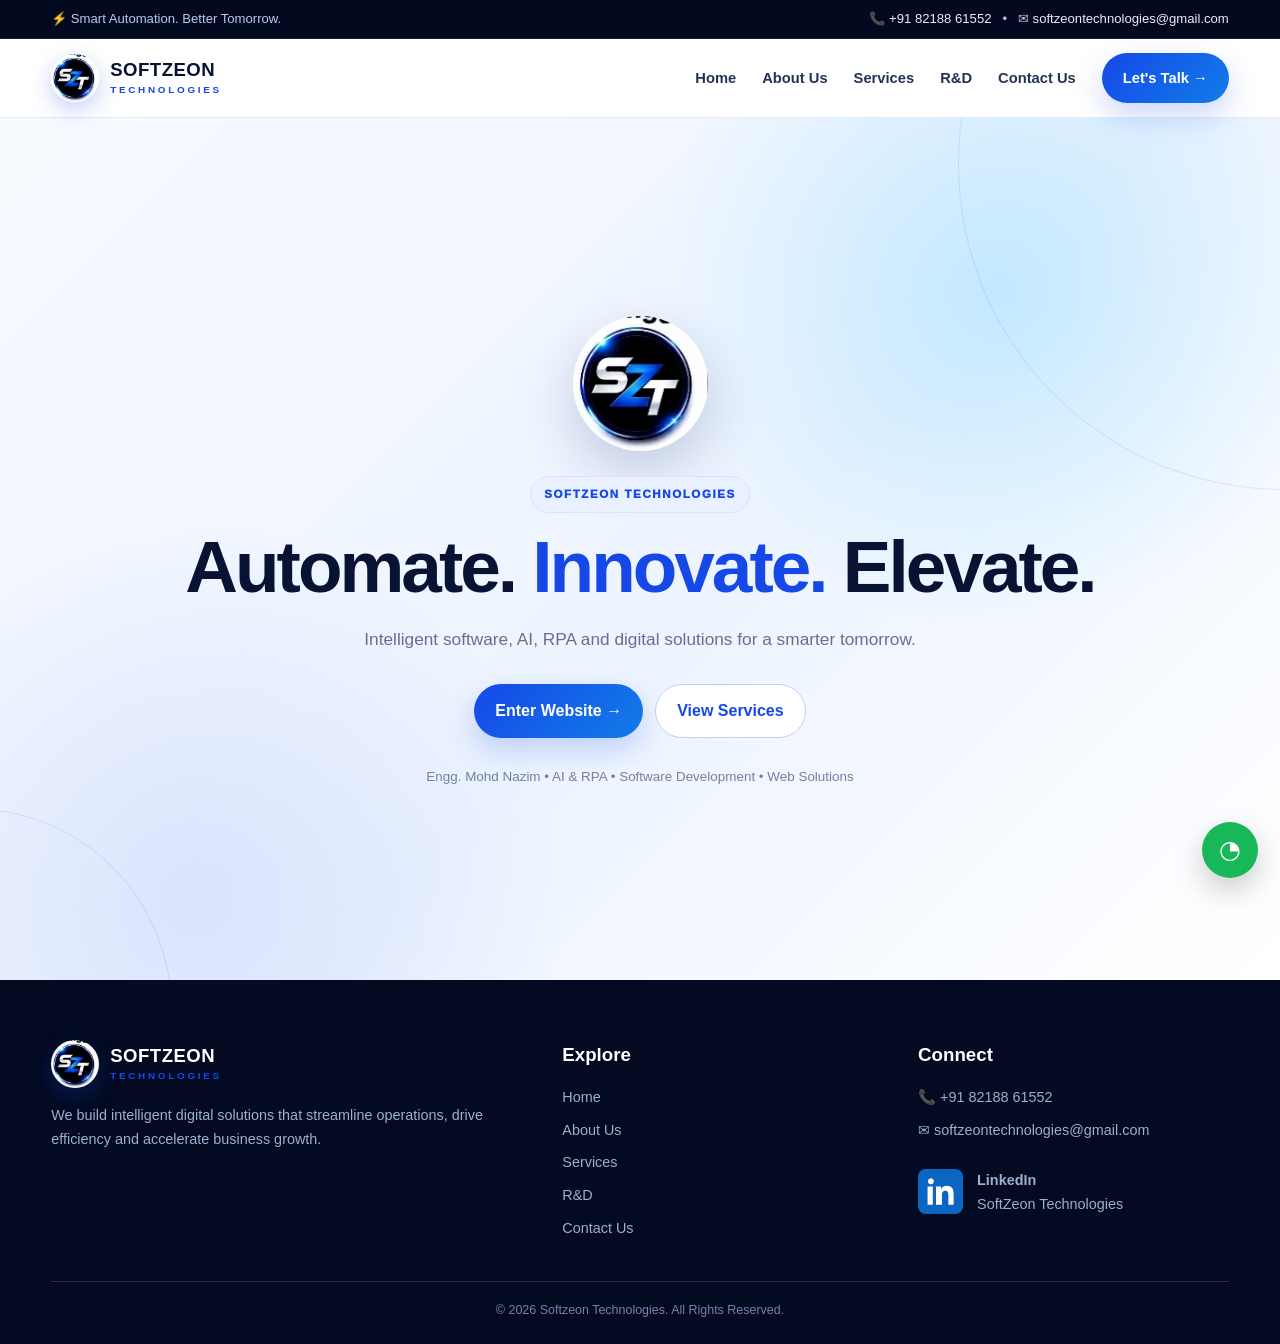
<file: index.html>
<!doctype html><html lang="en"><head>
<meta charset="utf-8"><meta name="viewport" content="width=device-width, initial-scale=1">
<meta name="description" content="Softzeon Technologies - AI, RPA, software development, web solutions, data analytics, IT consulting and cloud integration.">
<meta name="keywords" content="Softzeon Technologies, software development, AI, RPA, automation, web development, data analytics, IT consulting, cloud integration">
<meta name="author" content="Softzeon Technologies">
<meta name="theme-color" content="#050d2a">
<meta property="og:title" content="Welcome | Softzeon Technologies"><meta property="og:description" content="Smart Automation. Better Tomorrow.">
<link rel="icon" href="assets/favicon.png" type="image/png">
<title>Welcome | Softzeon Technologies</title><link rel="stylesheet" href="assets/style.css"></head><body>
<!----<div class="topbar"><div class="container">
  <span>⚡ Smart Automation. Better Tomorrow.</span>
  <span class="hide-mobile">📞 <a href="tel:+918218861552">+91 82188 61552</a> &nbsp; • &nbsp; ✉ <a href="mailto:softzeontechnologies@gmail.com">softzeontechnologies@gmail.com</a></span>
</div></div>----->

<div class="topbar">
    <div class="container" style="display:flex; align-items:center; gap:20px;">

        <span>⚡ Smart Automation. Better Tomorrow.</span>

        <div class="marquee" style="flex:1; overflow:hidden; white-space:nowrap; position:relative;">
            <h3 class="marquee-text"
                style="display:inline-block; margin:0; padding-left:100%; animation:marquee-left 10s linear infinite; color:blue">
                Welcome to SoftZeon Technologies
            </h3>
        </div>

        <span class="hide-mobile">
            📞 <a href="tel:+918218861552">+91 82188 61552</a>
            &nbsp; • &nbsp;
            ✉ <a href="mailto:softzeontechnologies@gmail.com">softzeontechnologies@gmail.com</a>
        </span>

    </div>
</div>

<style>
@keyframes marquee-left {
    0% {
        transform: translateX(0);
    }
    100% {
        transform: translateX(-100%);
    }
}
</style>
	

<header><div class="container nav">
  <a class="brand" href="home.html"><img src="assets/szt-logo.jpg" alt="Softzeon Technologies logo"><div class="brand-text"><strong>SOFTZEON</strong><span>TECHNOLOGIES</span></div></a>
  <button class="menu" aria-label="Open navigation">☰</button>
  <nav class="nav-links">
    <a href="home.html">Home</a><a href="about.html">About Us</a><a href="services.html">Services</a><a href="rnd.html">R&amp;D</a><a href="contact.html">Contact Us</a><a class="btn" href="contact.html">Let's Talk →</a>
  </nav>
</div></header>

<main><section class="hero" style="min-height:calc(100vh - 38px);display:flex;align-items:center"><div class="container" style="text-align:center;max-width:920px">
<div class="reveal" style="display:flex;justify-content:center;margin-bottom:25px"><img src="assets/szt-logo.jpg" alt="Softzeon Technologies SZT logo" style="width:135px;height:135px;border-radius:50%;box-shadow:0 20px 55px rgba(6,29,93,.2)"></div>
<span class="eyebrow reveal">SOFTZEON TECHNOLOGIES</span><h1 class="reveal">Automate. <span>Innovate.</span> Elevate.</h1><p class="reveal" style="margin:0 auto 30px">Intelligent software, AI, RPA and digital solutions for a smarter tomorrow.</p>
<div class="hero-actions reveal" style="justify-content:center"><a class="btn" href="home.html">Enter Website →</a><a class="btn outline" href="services.html">View Services</a></div>
<p class="reveal" style="margin:28px auto 0;font-size:.84rem;color:#71809d">Engg. Mohd Nazim • AI &amp; RPA • Software Development • Web Solutions</p>
</div></section></main>

<footer><div class="container"><div class="footer-grid">
  <div><div class="brand" style="color:#fff;margin-bottom:16px"><img src="assets/szt-logo.jpg" alt="SZT logo"><div class="brand-text"><strong>SOFTZEON</strong><span>TECHNOLOGIES</span></div></div><p>We build intelligent digital solutions that streamline operations, drive efficiency and accelerate business growth.</p></div>
  <div><h3>Explore</h3><ul><li><a href="home.html">Home</a></li><li><a href="about.html">About Us</a></li><li><a href="services.html">Services</a></li><li><a href="rnd.html">R&amp;D</a></li><li><a href="contact.html">Contact Us</a></li></ul></div>
  <div><h3>Connect</h3><ul><li>📞 <a href="tel:+918218861552">+91 82188 61552</a></li><li>✉ <a href="mailto:softzeontechnologies@gmail.com">softzeontechnologies@gmail.com</a></li>
<!---
<li>🌐 <a href="#" rel="noopener">www.softzeontechnologies.com</a></li>
<li>in <a href="https://www.linkedin.com/company/softzeon-technologies/" target="_blank" rel="noopener">LinkedIn</a></li>--->

<li>
<div class="contact-item">

    <div class="icon linkedin-icon">
        <svg viewBox="0 0 24 24" aria-hidden="true">
            <rect width="24" height="24" rx="4" fill="#0A66C2"/>
            <path fill="#fff" d="M6.5 8.1A1.6 1.6 0 1 0 6.5 5a1.6 1.6 0 0 0 0 3.1ZM5.1 9.3h2.8V19H5.1V9.3Zm4.5 0h2.7v1.3h.1c.4-.8 1.4-1.7 2.9-1.7 3.1 0 3.7 2 3.7 4.7V19h-2.8v-4.8c0-1.1 0-2.6-1.6-2.6s-1.8 1.2-1.8 2.5V19H9.6V9.3Z"/>
        </svg>
    </div>

    <div>
        <strong>LinkedIn</strong>
        <br>
        <a
            href="https://www.linkedin.com/company/softzeon-technologies/"
            target="_blank"
            rel="noopener noreferrer">
            SoftZeon Technologies
        </a>
    </div>
</div>
</li>

</ul></div>
</div><div class="copyright">© <span data-year></span> Softzeon Technologies. All Rights Reserved.</div></div></footer>
<a class="backtop" aria-label="Back to top">↑</a><a class="whatsapp" href="https://wa.me/918218861552" target="_blank" rel="noopener" aria-label="Chat on WhatsApp">◔</a>
<script src="assets/script.js"></script>
</body></html>
</file>
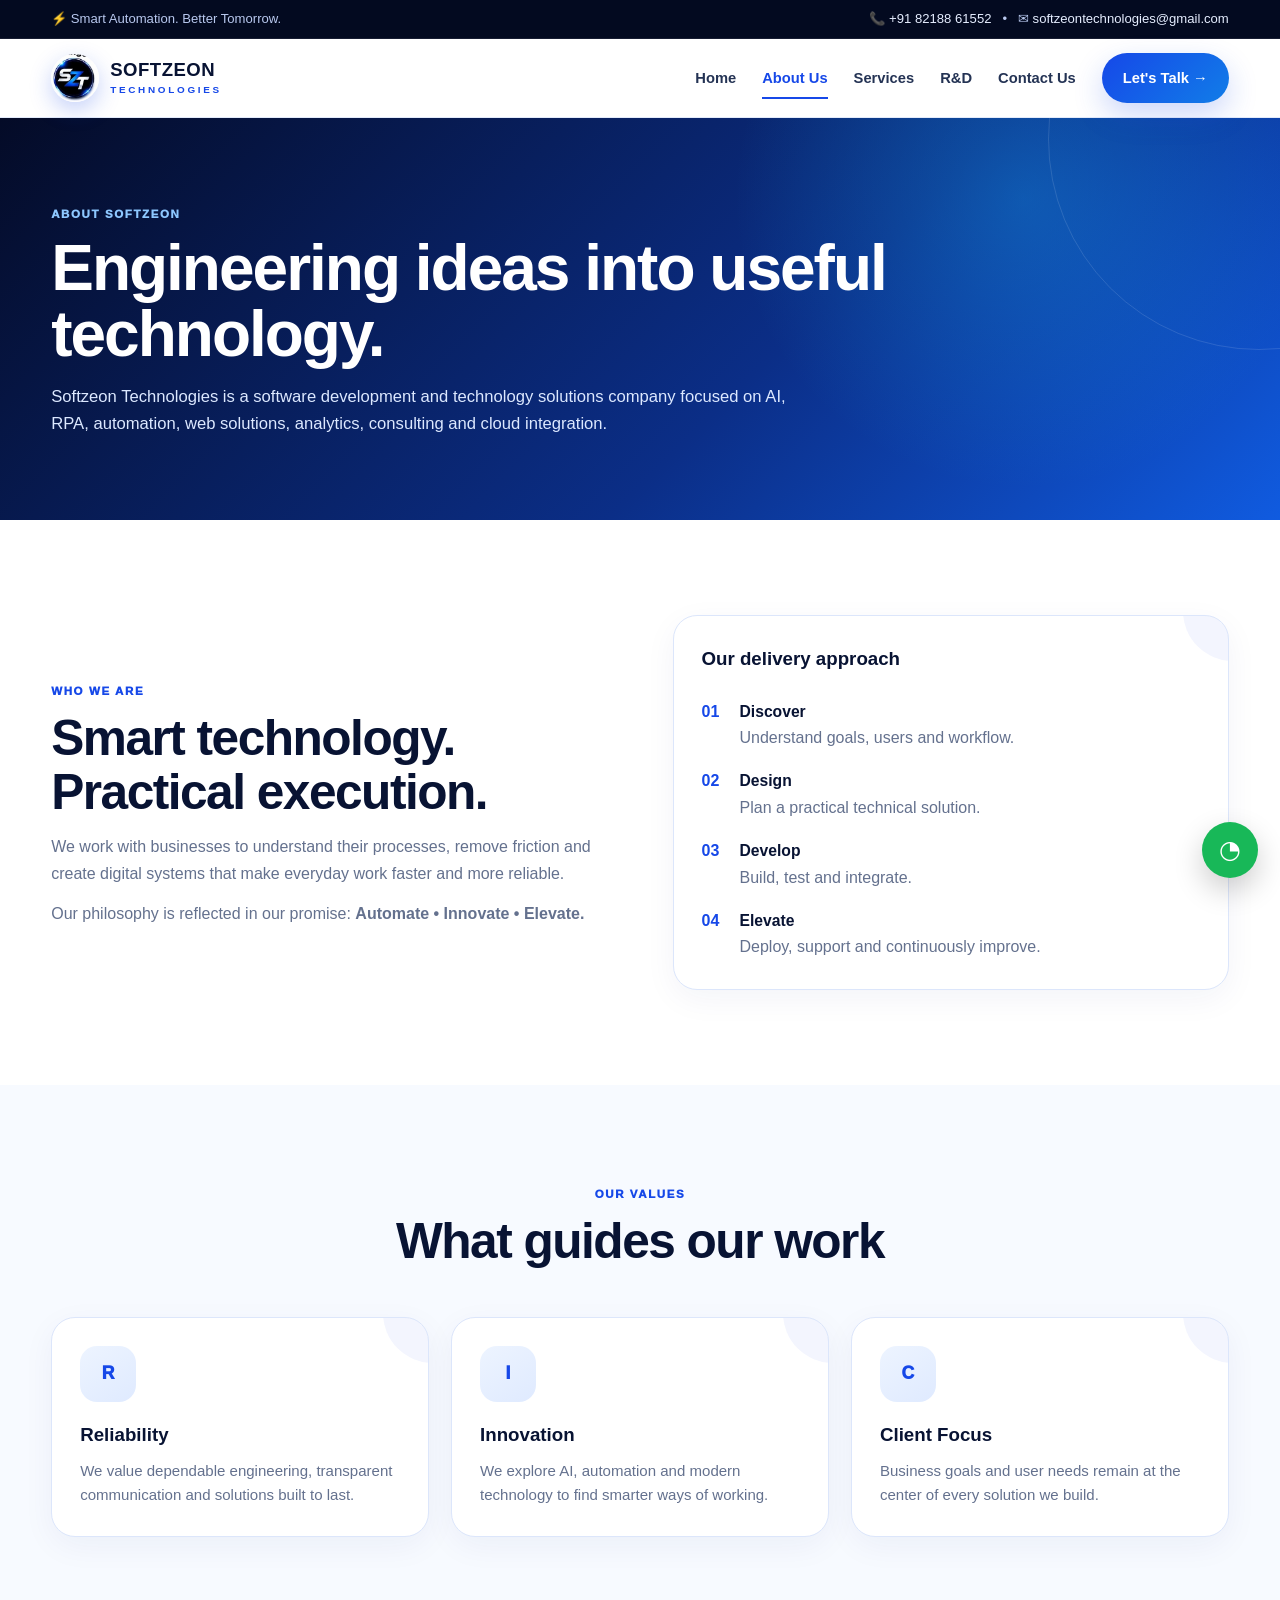
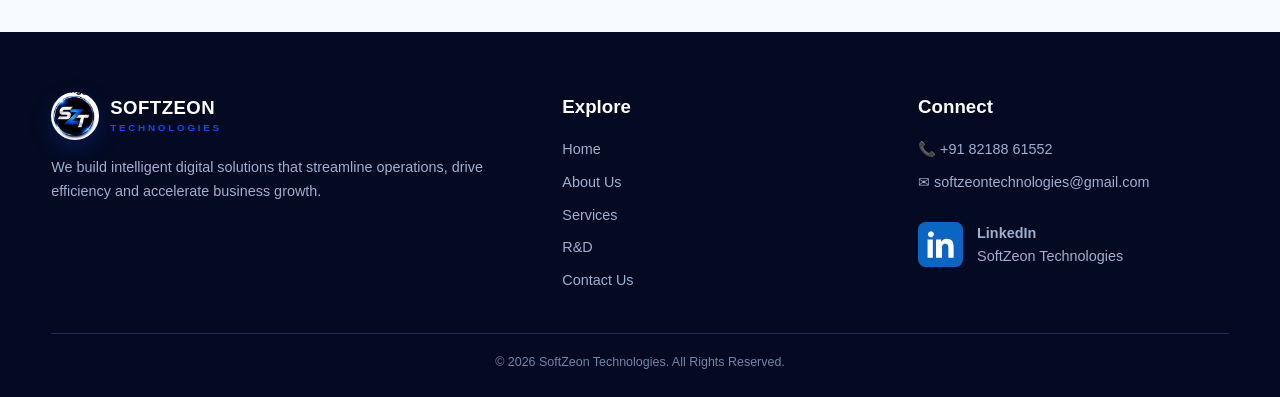
<file: about.html>
<!doctype html><html lang="en"><head>
<meta charset="utf-8"><meta name="viewport" content="width=device-width, initial-scale=1">
<meta name="description" content="Softzeon Technologies - AI, RPA, software development, web solutions, data analytics, IT consulting and cloud integration.">
<meta name="keywords" content="Softzeon Technologies, software development, AI, RPA, automation, web development, data analytics, IT consulting, cloud integration">
<meta name="author" content="Softzeon Technologies">
<meta name="theme-color" content="#050d2a">
<meta property="og:title" content="About Us | Softzeon Technologies"><meta property="og:description" content="Smart Automation. Better Tomorrow.">
<link rel="icon" href="assets/favicon.png" type="image/png">
<title>About Us | Softzeon Technologies</title><link rel="stylesheet" href="assets/style.css"></head><body>
<!-----<div class="topbar"><div class="container">
  <span>⚡ Smart Automation. Better Tomorrow.</span>
  <span class="hide-mobile">📞 <a href="tel:+918218861552">+91 82188 61552</a> &nbsp; • &nbsp; ✉ <a href="mailto:softzeontechnologies@gmail.com">softzeontechnologies@gmail.com</a></span>
</div></div>---->

<div class="topbar">
    <div class="container" style="display:flex; align-items:center; gap:20px;">

        <span>⚡ Smart Automation. Better Tomorrow.</span>

        <div class="marquee" style="flex:1; overflow:hidden; white-space:nowrap; position:relative;">
            <h3 class="marquee-text"
                style="display:inline-block; margin:0; padding-left:100%; animation:marquee-left 10s linear infinite; color:blue">
                Welcome to SoftZeon Technologies
            </h3>
        </div>

        <span class="hide-mobile">
            📞 <a href="tel:+918218861552">+91 82188 61552</a>
            &nbsp; • &nbsp;
            ✉ <a href="mailto:softzeontechnologies@gmail.com">softzeontechnologies@gmail.com</a>
        </span>

    </div>
</div>

<style>
@keyframes marquee-left {
    0% {
        transform: translateX(0);
    }
    100% {
        transform: translateX(-100%);
    }
}
</style>
	

<header><div class="container nav">
  <a class="brand" href="home.html"><img src="assets/szt-logo.jpg" alt="Softzeon Technologies logo"><div class="brand-text"><strong>SOFTZEON</strong><span>TECHNOLOGIES</span></div></a>
  <button class="menu" aria-label="Open navigation">☰</button>
  <nav class="nav-links">
    <a href="home.html">Home</a><a class="active" href="about.html">About Us</a><a href="services.html">Services</a><a href="rnd.html">R&amp;D</a><a href="contact.html">Contact Us</a><a class="btn" href="contact.html">Let's Talk →</a>
  </nav>
</div></header>

<main><section class="page-hero"><div class="container"><span class="kicker" style="color:#8dc7ff">About Softzeon</span><h1>Engineering ideas into useful technology.</h1><p>Softzeon Technologies is a software development and technology solutions company focused on AI, RPA, automation, web solutions, analytics, consulting and cloud integration.</p></div></section>
<section class="section"><div class="container split"><div class="reveal"><span class="kicker">Who We Are</span><h2>Smart technology. Practical execution.</h2><p class="muted">We work with businesses to understand their processes, remove friction and create digital systems that make everyday work faster and more reliable.</p><p class="muted" style="margin-top:14px">Our philosophy is reflected in our promise: <strong>Automate • Innovate • Elevate.</strong></p></div><div class="card reveal"><h3>Our delivery approach</h3><div class="checks"><div class="check"><b>01</b><span><strong>Discover</strong><br><span class="muted">Understand goals, users and workflow.</span></span></div><div class="check"><b>02</b><span><strong>Design</strong><br><span class="muted">Plan a practical technical solution.</span></span></div><div class="check"><b>03</b><span><strong>Develop</strong><br><span class="muted">Build, test and integrate.</span></span></div><div class="check"><b>04</b><span><strong>Elevate</strong><br><span class="muted">Deploy, support and continuously improve.</span></span></div></div></div></div></section>
<section class="section alt"><div class="container"><div class="section-head"><span class="kicker">Our Values</span><h2>What guides our work</h2></div><div class="grid-3"><div class="card reveal"><div class="icon">R</div><h3>Reliability</h3><p>We value dependable engineering, transparent communication and solutions built to last.</p></div><div class="card reveal"><div class="icon">I</div><h3>Innovation</h3><p>We explore AI, automation and modern technology to find smarter ways of working.</p></div><div class="card reveal"><div class="icon">C</div><h3>Client Focus</h3><p>Business goals and user needs remain at the center of every solution we build.</p></div></div></div></section></main>

<footer><div class="container"><div class="footer-grid">
  <div><div class="brand" style="color:#fff;margin-bottom:16px"><img src="assets/szt-logo.jpg" alt="SZT logo"><div class="brand-text"><strong>SOFTZEON</strong><span>TECHNOLOGIES</span></div></div><p>We build intelligent digital solutions that streamline operations, drive efficiency and accelerate business growth.</p></div>
  <div><h3>Explore</h3><ul><li><a href="home.html">Home</a></li><li><a href="about.html">About Us</a></li><li><a href="services.html">Services</a></li><li><a href="rnd.html">R&amp;D</a></li><li><a href="contact.html">Contact Us</a></li></ul></div>
  <div><h3>Connect</h3><ul><li>📞 <a href="tel:+918218861552">+91 82188 61552</a></li><li>✉ <a href="mailto:softzeontechnologies@gmail.com">softzeontechnologies@gmail.com</a></li>
<!---
<li>🌐 <a href="#" rel="noopener">www.softzeontechnologies.com</a></li>
<li>in <a href="https://www.linkedin.com/company/softzeon-technologies/" target="_blank" rel="noopener">LinkedIn</a></li>--->
<li>
<div class="contact-item">

    <div class="icon linkedin-icon">
        <svg viewBox="0 0 24 24" aria-hidden="true">
            <rect width="24" height="24" rx="4" fill="#0A66C2"/>
            <path fill="#fff" d="M6.5 8.1A1.6 1.6 0 1 0 6.5 5a1.6 1.6 0 0 0 0 3.1ZM5.1 9.3h2.8V19H5.1V9.3Zm4.5 0h2.7v1.3h.1c.4-.8 1.4-1.7 2.9-1.7 3.1 0 3.7 2 3.7 4.7V19h-2.8v-4.8c0-1.1 0-2.6-1.6-2.6s-1.8 1.2-1.8 2.5V19H9.6V9.3Z"/>
        </svg>
    </div>

    <div>
        <strong>LinkedIn</strong>
        <br>
        <a
            href="https://www.linkedin.com/company/softzeon-technologies/"
            target="_blank"
            rel="noopener noreferrer">
            SoftZeon Technologies
        </a>
    </div>
</div>
</li>


</ul></div>
</div><div class="copyright">© <span data-year></span> SoftZeon Technologies. All Rights Reserved.</div></div></footer>
<a class="backtop" aria-label="Back to top">↑</a><a class="whatsapp" href="https://wa.me/918218861552" target="_blank" rel="noopener" aria-label="Chat on WhatsApp">◔</a>
<script src="assets/script.js"></script>
</body></html>
</file>
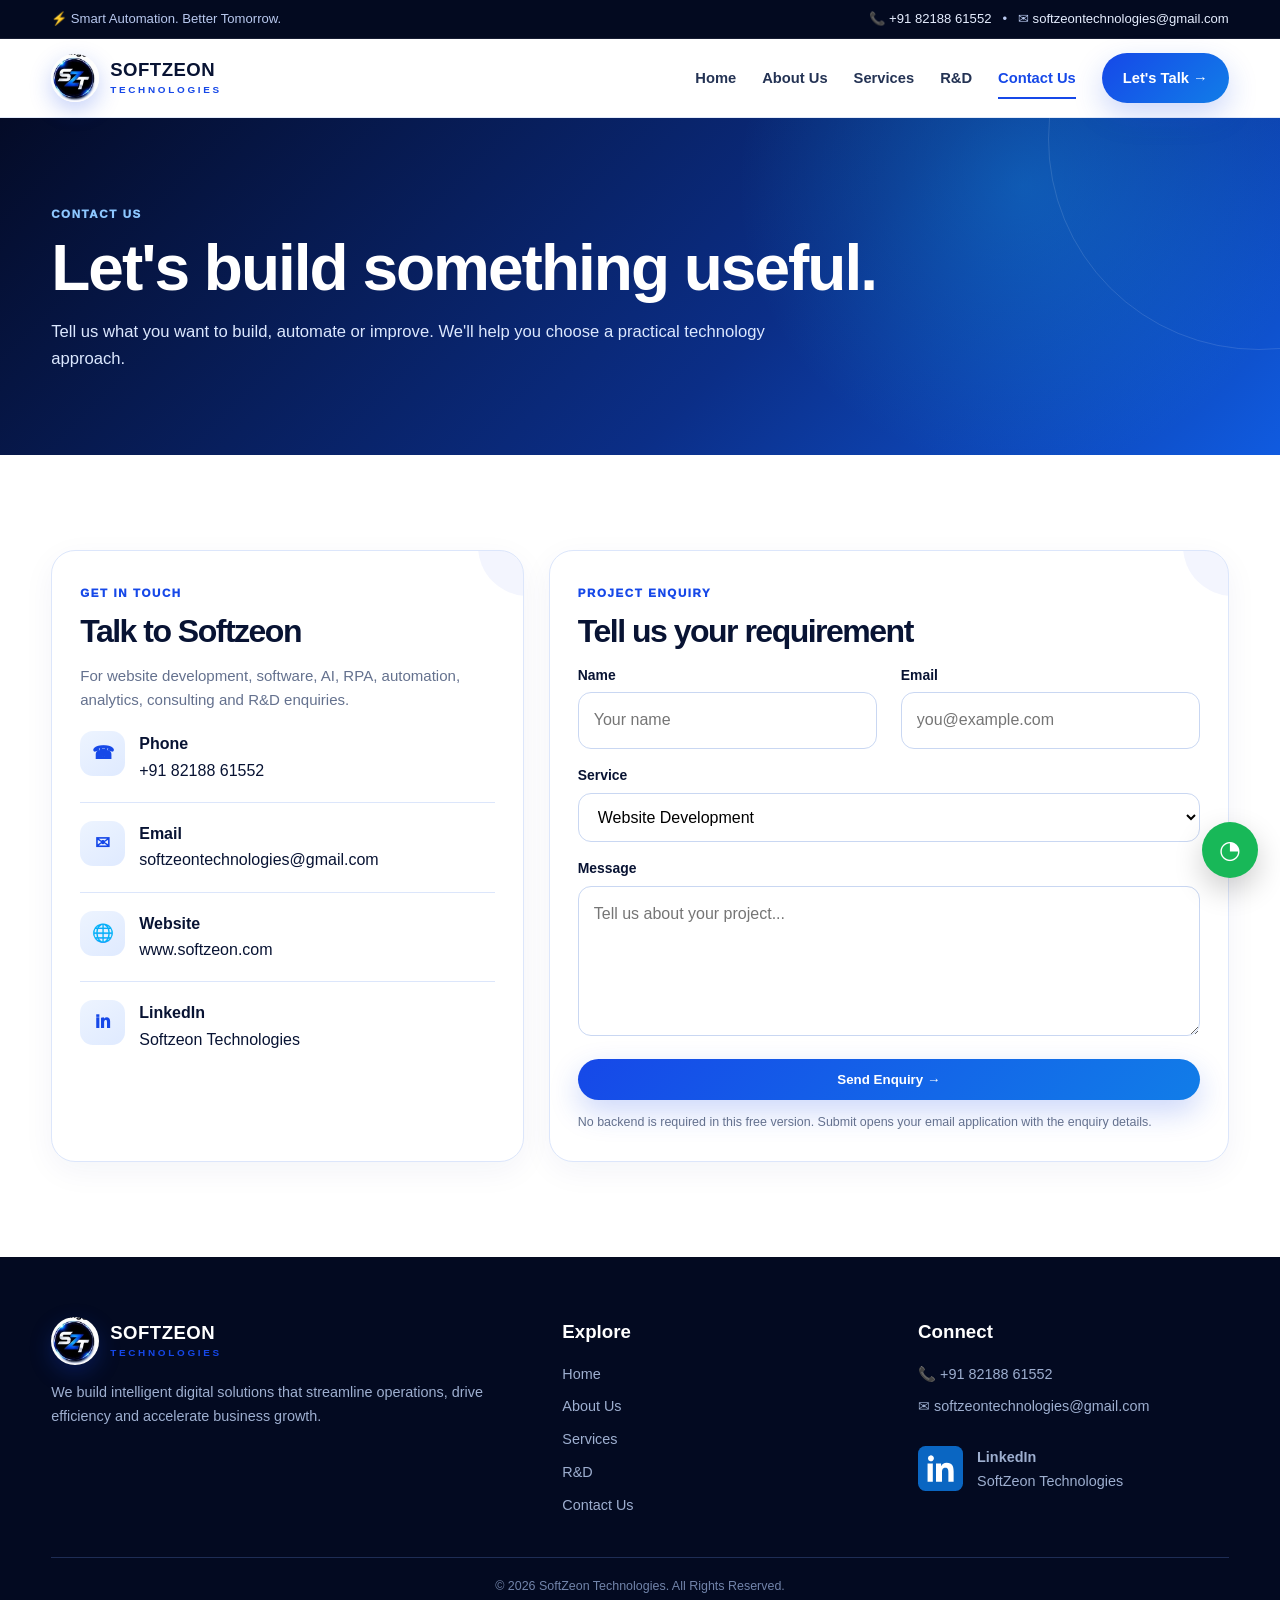
<file: contact.html>
<!doctype html><html lang="en"><head>
<meta charset="utf-8"><meta name="viewport" content="width=device-width, initial-scale=1">
<meta name="description" content="Softzeon Technologies - AI, RPA, software development, web solutions, data analytics, IT consulting and cloud integration.">
<meta name="keywords" content="Softzeon Technologies, software development, AI, RPA, automation, web development, data analytics, IT consulting, cloud integration">
<meta name="author" content="Softzeon Technologies">
<meta name="theme-color" content="#050d2a">
<meta property="og:title" content="Contact Us | Softzeon Technologies"><meta property="og:description" content="Smart Automation. Better Tomorrow.">
<link rel="icon" href="assets/favicon.png" type="image/png">
<title>Contact Us | Softzeon Technologies</title><link rel="stylesheet" href="assets/style.css"></head><body>
<!----<div class="topbar"><div class="container">
  <span>⚡ Smart Automation. Better Tomorrow.</span>
  <span class="hide-mobile">📞 <a href="tel:+918218861552">+91 82188 61552</a> &nbsp; • &nbsp; ✉ <a href="mailto:softzeontechnologies@gmail.com">softzeontechnologies@gmail.com</a></span>
</div></div>----->


<div class="topbar">
    <div class="container" style="display:flex; align-items:center; gap:20px;">

        <span>⚡ Smart Automation. Better Tomorrow.</span>

        <div class="marquee" style="flex:1; overflow:hidden; white-space:nowrap; position:relative;">
            <h3 class="marquee-text"
                style="display:inline-block; margin:0; padding-left:100%; animation:marquee-left 10s linear infinite; color:blue">
                Welcome to SoftZeon Technologies
            </h3>
        </div>

        <span class="hide-mobile">
            📞 <a href="tel:+918218861552">+91 82188 61552</a>
            &nbsp; • &nbsp;
            ✉ <a href="mailto:softzeontechnologies@gmail.com">softzeontechnologies@gmail.com</a>
        </span>

    </div>
</div>

<style>
@keyframes marquee-left {
    0% {
        transform: translateX(0);
    }
    100% {
        transform: translateX(-100%);
    }
}
</style>
	

<header><div class="container nav">
  <a class="brand" href="home.html"><img src="assets/szt-logo.jpg" alt="Softzeon Technologies logo"><div class="brand-text"><strong>SOFTZEON</strong><span>TECHNOLOGIES</span></div></a>
  <button class="menu" aria-label="Open navigation">☰</button>
  <nav class="nav-links">
    <a href="home.html">Home</a><a href="about.html">About Us</a><a href="services.html">Services</a><a href="rnd.html">R&amp;D</a><a class="active" href="contact.html">Contact Us</a><a class="btn" href="contact.html">Let's Talk →</a>
  </nav>
</div></header>

<main><section class="page-hero"><div class="container"><span class="kicker" style="color:#8dc7ff">Contact Us</span><h1>Let's build something useful.</h1><p>Tell us what you want to build, automate or improve. We'll help you choose a practical technology approach.</p></div></section>
<section class="section"><div class="container contact-grid"><div class="card reveal"><span class="kicker">Get in Touch</span><h2 style="font-size:2rem">Talk to Softzeon</h2><p class="muted">For website development, software, AI, RPA, automation, analytics, consulting and R&amp;D enquiries.</p>
<div class="contact-item"><div class="icon">☎</div><div><strong>Phone</strong><br><a href="tel:+918218861552">+91 82188 61552</a></div></div>
<div class="contact-item"><div class="icon">✉</div><div><strong>Email</strong><br><a href="mailto:softzeontechnologies@gmail.com">softzeontechnologies@gmail.com</a></div></div>
<div class="contact-item"><div class="icon">🌐</div><div><strong>Website</strong><br><a href="https://www.softzeon.com" target="_blank" rel="noopener">www.softzeon.com</a></div></div>
<div class="contact-item"><div class="icon">in</div><div><strong>LinkedIn</strong><br><a href="https://www.linkedin.com/company/softzeon-technologies/" target="_blank" rel="noopener">Softzeon Technologies</a></div></div></div>
<div class="card reveal"><span class="kicker">Project Enquiry</span><h2 style="font-size:2rem">Tell us your requirement</h2><form id="contactForm"><div class="grid-2"><div><label for="name">Name</label><input id="name" required placeholder="Your name"></div><div><label for="email">Email</label><input id="email" type="email" required placeholder="you@example.com"></div></div><div><label for="service">Service</label><select id="service"><option>Website Development</option><option>Software Development</option><option>AI & RPA Automation</option><option>Data Analytics</option><option>IT Consulting</option><option>Cloud & Integration</option><option>R&D / Innovation</option></select></div><div><label for="message">Message</label><textarea id="message" required placeholder="Tell us about your project..."></textarea></div><button class="btn" type="submit">Send Enquiry →</button></form><p class="muted" style="font-size:.78rem;margin-top:12px">No backend is required in this free version. Submit opens your email application with the enquiry details.</p></div></div></section></main>

<footer><div class="container"><div class="footer-grid">
  <div><div class="brand" style="color:#fff;margin-bottom:16px"><img src="assets/szt-logo.jpg" alt="SZT logo"><div class="brand-text"><strong>SOFTZEON</strong><span>TECHNOLOGIES</span></div></div><p>We build intelligent digital solutions that streamline operations, drive efficiency and accelerate business growth.</p></div>
  <div><h3>Explore</h3><ul><li><a href="home.html">Home</a></li><li><a href="about.html">About Us</a></li><li><a href="services.html">Services</a></li><li><a href="rnd.html">R&amp;D</a></li><li><a href="contact.html">Contact Us</a></li></ul></div>
  <div><h3>Connect</h3>
<ul>
<li>📞 <a href="tel:+918218861552">+91 82188 61552</a></li>
<li>✉ <a href="mailto:softzeontechnologies@gmail.com">softzeontechnologies@gmail.com</a></li>

<!---
<li>🌐 <a href="#" rel="noopener">www.softzeontechnologies.com</a></li>
<li> <a href="https://www.linkedin.com/company/softzeon-technologies/" target="_blank" rel="noopener"> LinkedIn </a></li>--->
<li>
<div class="contact-item">

    <div class="icon linkedin-icon">
        <svg viewBox="0 0 24 24" aria-hidden="true">
            <rect width="24" height="24" rx="4" fill="#0A66C2"/>
            <path fill="#fff" d="M6.5 8.1A1.6 1.6 0 1 0 6.5 5a1.6 1.6 0 0 0 0 3.1ZM5.1 9.3h2.8V19H5.1V9.3Zm4.5 0h2.7v1.3h.1c.4-.8 1.4-1.7 2.9-1.7 3.1 0 3.7 2 3.7 4.7V19h-2.8v-4.8c0-1.1 0-2.6-1.6-2.6s-1.8 1.2-1.8 2.5V19H9.6V9.3Z"/>
        </svg>
    </div>

    <div>
        <strong>LinkedIn</strong>
        <br>
        <a
            href="https://www.linkedin.com/company/softzeon-technologies/"
            target="_blank"
            rel="noopener noreferrer">
            SoftZeon Technologies
        </a>
    </div>
</div>
</li>


</ul>
</div>
</div><div class="copyright">© <span data-year></span> SoftZeon Technologies. All Rights Reserved.</div></div></footer>
<a class="backtop" aria-label="Back to top">↑</a><a class="whatsapp" href="https://wa.me/918218861552" target="_blank" rel="noopener" aria-label="Chat on WhatsApp">◔</a>
<script src="assets/script.js"></script>
</body></html>
</file>
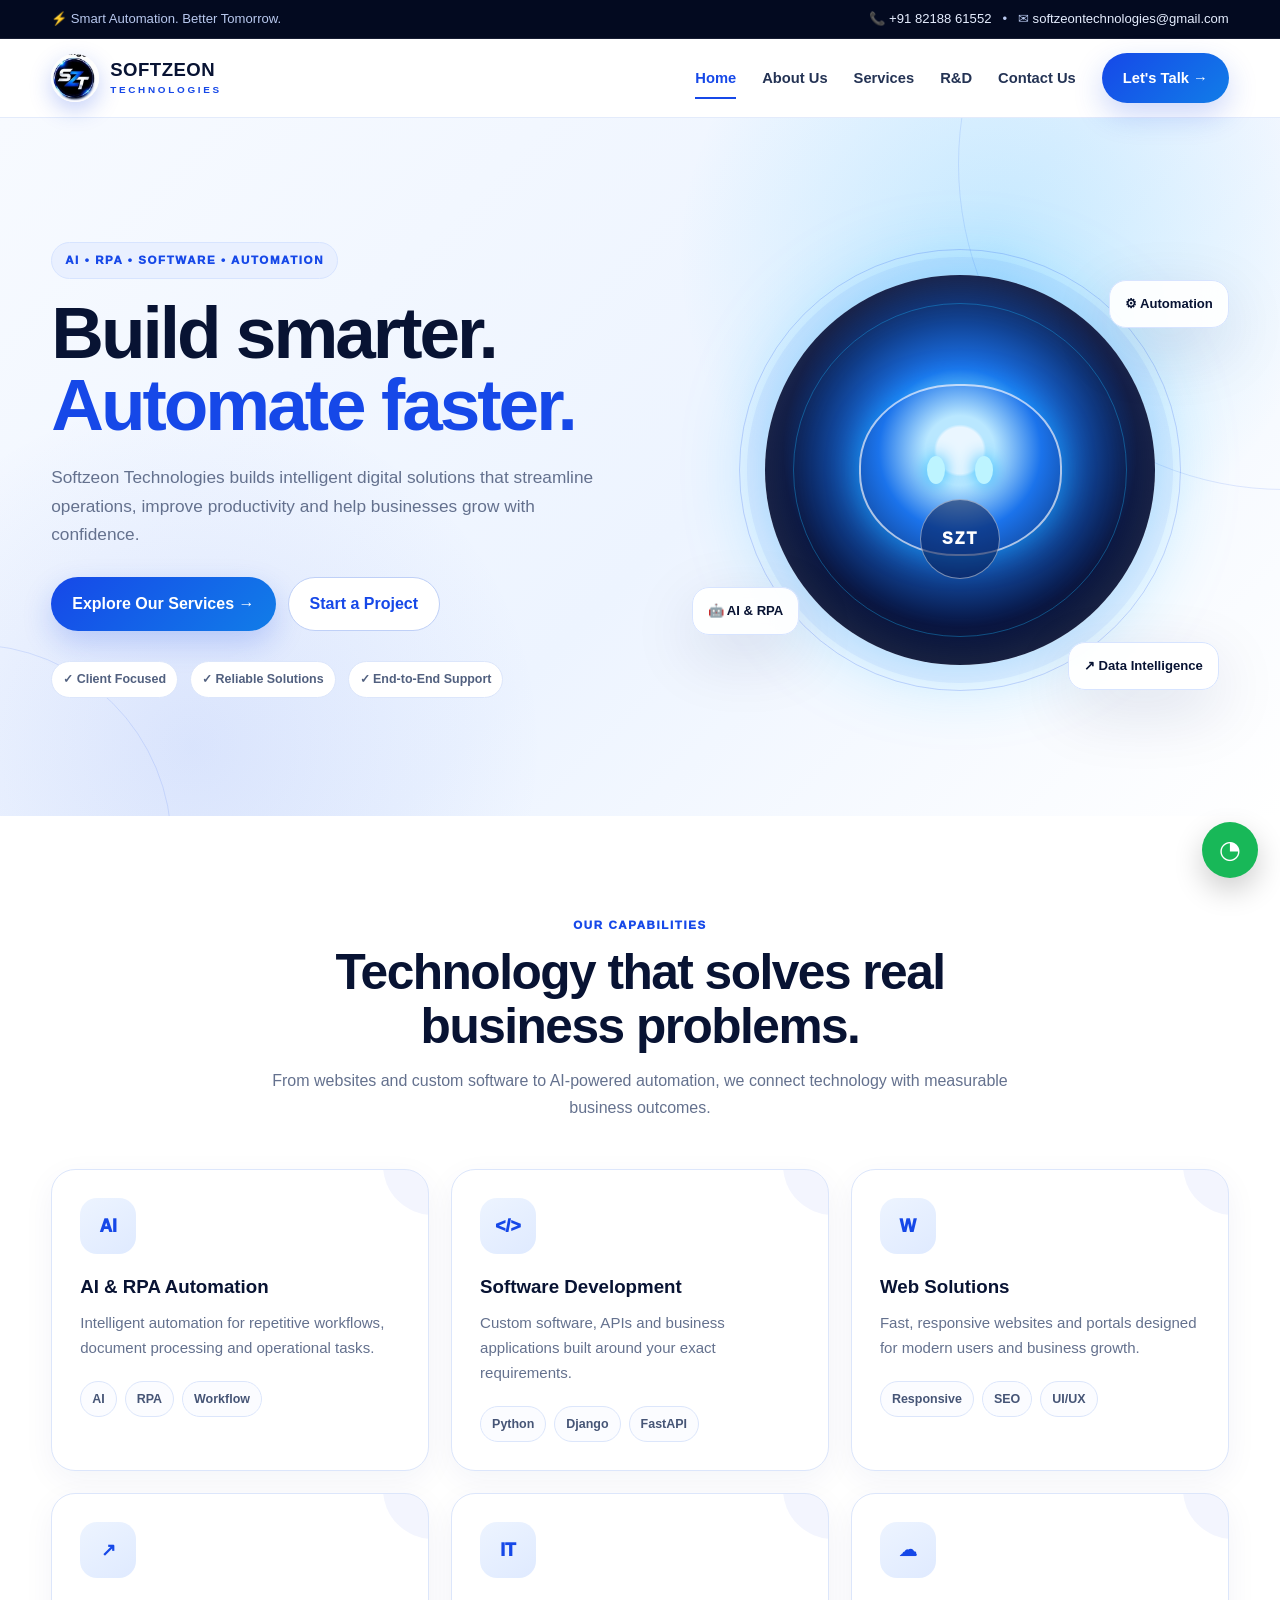
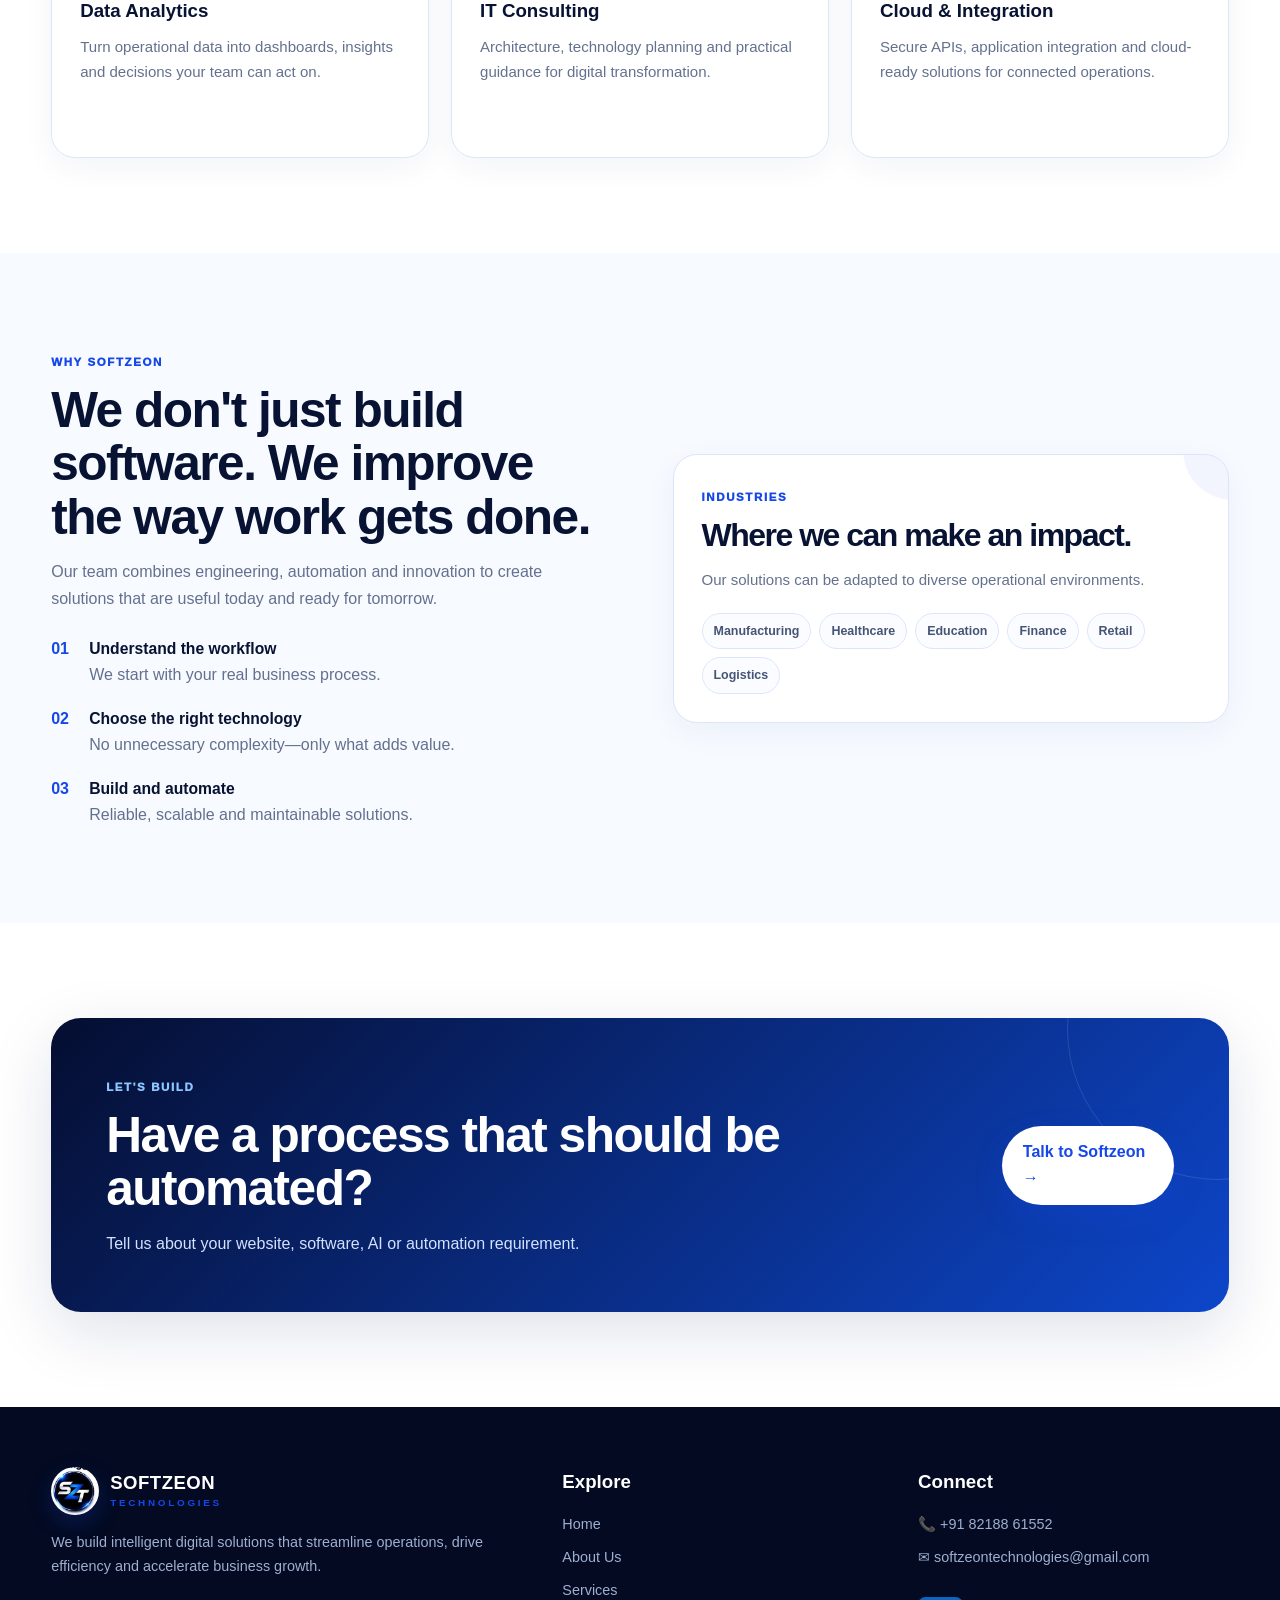
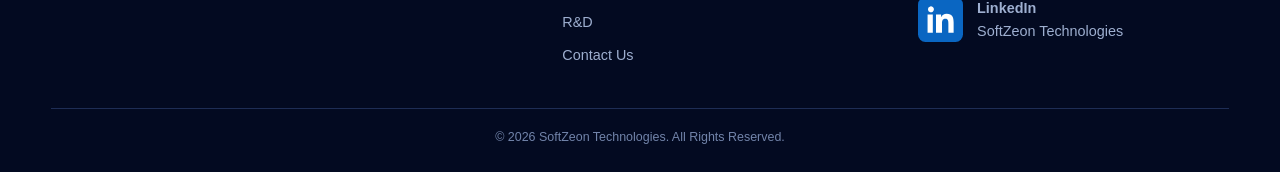
<file: home.html>
<!doctype html><html lang="en"><head>
<meta charset="utf-8"><meta name="viewport" content="width=device-width, initial-scale=1">
<meta name="description" content="Softzeon Technologies - AI, RPA, software development, web solutions, data analytics, IT consulting and cloud integration.">
<meta name="keywords" content="Softzeon Technologies, software development, AI, RPA, automation, web development, data analytics, IT consulting, cloud integration">
<meta name="author" content="Softzeon Technologies">
<meta name="theme-color" content="#050d2a">
<meta property="og:title" content="Home | Softzeon Technologies"><meta property="og:description" content="Smart Automation. Better Tomorrow.">
<link rel="icon" href="assets/favicon.png" type="image/png">
<title>Home | Softzeon Technologies</title><link rel="stylesheet" href="assets/style.css"></head><body>
<!----
<div class="topbar">
	<div class="container">
  <span>⚡ Smart Automation. Better Tomorrow.</span>
	<div class="marquee">
        <h3 class="marquee-text">
            Welcome to SoftZeon Technologies
        </h3>
    </div>
  <span class="hide-mobile">📞 <a href="tel:+918218861552">+91 82188 61552</a> &nbsp; • &nbsp; ✉ <a href="mailto:softzeontechnologies@gmail.com">softzeontechnologies@gmail.com</a></span>
</div>
</div>
----->

<div class="topbar">
    <div class="container" style="display:flex; align-items:center; gap:20px;">

        <span>⚡ Smart Automation. Better Tomorrow.</span>

        <div class="marquee" style="flex:1; overflow:hidden; white-space:nowrap; position:relative;">
            <h3 class="marquee-text"
                style="display:inline-block; margin:0; padding-left:100%; animation:marquee-left 10s linear infinite; color:blue">
                Welcome to SoftZeon Technologies
            </h3>
        </div>

        <span class="hide-mobile">
            📞 <a href="tel:+918218861552">+91 82188 61552</a>
            &nbsp; • &nbsp;
            ✉ <a href="mailto:softzeontechnologies@gmail.com">softzeontechnologies@gmail.com</a>
        </span>

    </div>
</div>

<style>
@keyframes marquee-left {
    0% {
        transform: translateX(0);
    }
    100% {
        transform: translateX(-100%);
    }
}
</style>
	
<header><div class="container nav">
  <a class="brand" href="home.html"><img src="assets/szt-logo.jpg" alt="Softzeon Technologies logo"><div class="brand-text"><strong>SOFTZEON</strong><span>TECHNOLOGIES</span></div></a>
  <button class="menu" aria-label="Open navigation">☰</button>
  <nav class="nav-links">
    <a class="active" href="home.html">Home</a><a href="about.html">About Us</a><a href="services.html">Services</a><a href="rnd.html">R&amp;D</a><a href="contact.html">Contact Us</a><a class="btn" href="contact.html">Let's Talk →</a>
  </nav>
</div></header>

<main>
<section class="hero"><div class="container hero-grid">
 <div class="reveal">
  <span class="eyebrow">AI • RPA • SOFTWARE • AUTOMATION</span>
  <h1>Build smarter.<br><span>Automate faster.</span></h1>
  <p>Softzeon Technologies builds intelligent digital solutions that streamline operations, improve productivity and help businesses grow with confidence.</p>
  <div class="hero-actions"><a class="btn" href="services.html">Explore Our Services →</a><a class="btn outline" href="contact.html">Start a Project</a></div>
  <div class="trust"><span>✓ Client Focused</span><span>✓ Reliable Solutions</span><span>✓ End-to-End Support</span></div>
 </div>
 <div class="hero-visual reveal">
   <div class="ai-orb"><div class="ai-face"><i></i><i></i></div><div class="ai-core">SZT</div></div>
   <div class="float-card fc1">🤖 AI &amp; RPA</div><div class="float-card fc2">⚙ Automation</div><div class="float-card fc3">↗ Data Intelligence</div>
 </div>
</div></section>

<section class="section"><div class="container">
 <div class="section-head reveal"><span class="kicker">Our Capabilities</span><h2>Technology that solves real business problems.</h2><p>From websites and custom software to AI-powered automation, we connect technology with measurable business outcomes.</p></div>
 <div class="service-grid">
  <div class="card service-card reveal"><div class="icon">AI</div><h3>AI &amp; RPA Automation</h3><p>Intelligent automation for repetitive workflows, document processing and operational tasks.</p><div class="pill-list"><span class="pill">AI</span><span class="pill">RPA</span><span class="pill">Workflow</span></div></div>
  <div class="card service-card reveal"><div class="icon">&lt;/&gt;</div><h3>Software Development</h3><p>Custom software, APIs and business applications built around your exact requirements.</p><div class="pill-list"><span class="pill">Python</span><span class="pill">Django</span><span class="pill">FastAPI</span></div></div>
  <div class="card service-card reveal"><div class="icon">W</div><h3>Web Solutions</h3><p>Fast, responsive websites and portals designed for modern users and business growth.</p><div class="pill-list"><span class="pill">Responsive</span><span class="pill">SEO</span><span class="pill">UI/UX</span></div></div>
  <div class="card service-card reveal"><div class="icon">↗</div><h3>Data Analytics</h3><p>Turn operational data into dashboards, insights and decisions your team can act on.</p></div>
  <div class="card service-card reveal"><div class="icon">IT</div><h3>IT Consulting</h3><p>Architecture, technology planning and practical guidance for digital transformation.</p></div>
  <div class="card service-card reveal"><div class="icon">☁</div><h3>Cloud &amp; Integration</h3><p>Secure APIs, application integration and cloud-ready solutions for connected operations.</p></div>
 </div>
</div></section>

<section class="section alt"><div class="container split">
 <div class="reveal"><span class="kicker">Why Softzeon</span><h2>We don't just build software. We improve the way work gets done.</h2><p class="muted">Our team combines engineering, automation and innovation to create solutions that are useful today and ready for tomorrow.</p>
 <div class="checks">
  <div class="check"><b>01</b><span><strong>Understand the workflow</strong><br><span class="muted">We start with your real business process.</span></span></div>
  <div class="check"><b>02</b><span><strong>Choose the right technology</strong><br><span class="muted">No unnecessary complexity—only what adds value.</span></span></div>
  <div class="check"><b>03</b><span><strong>Build and automate</strong><br><span class="muted">Reliable, scalable and maintainable solutions.</span></span></div>
 </div></div>
 <div class="card reveal"><span class="kicker">Industries</span><h2 style="font-size:2rem">Where we can make an impact.</h2><p class="muted">Our solutions can be adapted to diverse operational environments.</p><div class="pill-list"><span class="pill">Manufacturing</span><span class="pill">Healthcare</span><span class="pill">Education</span><span class="pill">Finance</span><span class="pill">Retail</span><span class="pill">Logistics</span></div></div>
</div></section>

<section class="section"><div class="container"><div class="cta reveal"><div><span class="kicker" style="color:#8dc7ff">Let's build</span><h2>Have a process that should be automated?</h2><p>Tell us about your website, software, AI or automation requirement.</p></div><a class="btn" href="contact.html">Talk to Softzeon →</a></div></div></section>
</main>

<footer><div class="container"><div class="footer-grid">
  <div><div class="brand" style="color:#fff;margin-bottom:16px"><img src="assets/szt-logo.jpg" alt="SZT logo"><div class="brand-text"><strong>SOFTZEON</strong><span>TECHNOLOGIES</span></div></div><p>We build intelligent digital solutions that streamline operations, drive efficiency and accelerate business growth.</p></div>
  <div><h3>Explore</h3><ul><li><a href="home.html">Home</a></li><li><a href="about.html">About Us</a></li><li><a href="services.html">Services</a></li><li><a href="rnd.html">R&amp;D</a></li><li><a href="contact.html">Contact Us</a></li></ul></div>
  <div><h3>Connect</h3><ul><li>📞 <a href="tel:+918218861552">+91 82188 61552</a></li><li>✉ <a href="mailto:softzeontechnologies@gmail.com">softzeontechnologies@gmail.com</a></li>
<!---
<li>🌐 <a href="#" rel="noopener">www.softzeontechnologies.com</a></li>
<li>in <a href="https://www.linkedin.com/company/softzeon-technologies/" target="_blank" rel="noopener">LinkedIn</a></li>--->

<li>
<div class="contact-item">

    <div class="icon linkedin-icon">
        <svg viewBox="0 0 24 24" aria-hidden="true">
            <rect width="24" height="24" rx="4" fill="#0A66C2"/>
            <path fill="#fff" d="M6.5 8.1A1.6 1.6 0 1 0 6.5 5a1.6 1.6 0 0 0 0 3.1ZM5.1 9.3h2.8V19H5.1V9.3Zm4.5 0h2.7v1.3h.1c.4-.8 1.4-1.7 2.9-1.7 3.1 0 3.7 2 3.7 4.7V19h-2.8v-4.8c0-1.1 0-2.6-1.6-2.6s-1.8 1.2-1.8 2.5V19H9.6V9.3Z"/>
        </svg>
    </div>

    <div>
        <strong>LinkedIn</strong>
        <br>
        <a
            href="https://www.linkedin.com/company/softzeon-technologies/"
            target="_blank"
            rel="noopener noreferrer">
            SoftZeon Technologies
        </a>
    </div>
</div>
</li>


</ul></div>
</div><div class="copyright">© <span data-year></span> SoftZeon Technologies. All Rights Reserved.</div></div></footer>
<a class="backtop" aria-label="Back to top">↑</a><a class="whatsapp" href="https://wa.me/918218861552" target="_blank" rel="noopener" aria-label="Chat on WhatsApp">◔</a>
<script src="assets/script.js"></script>
</body></html>
</file>
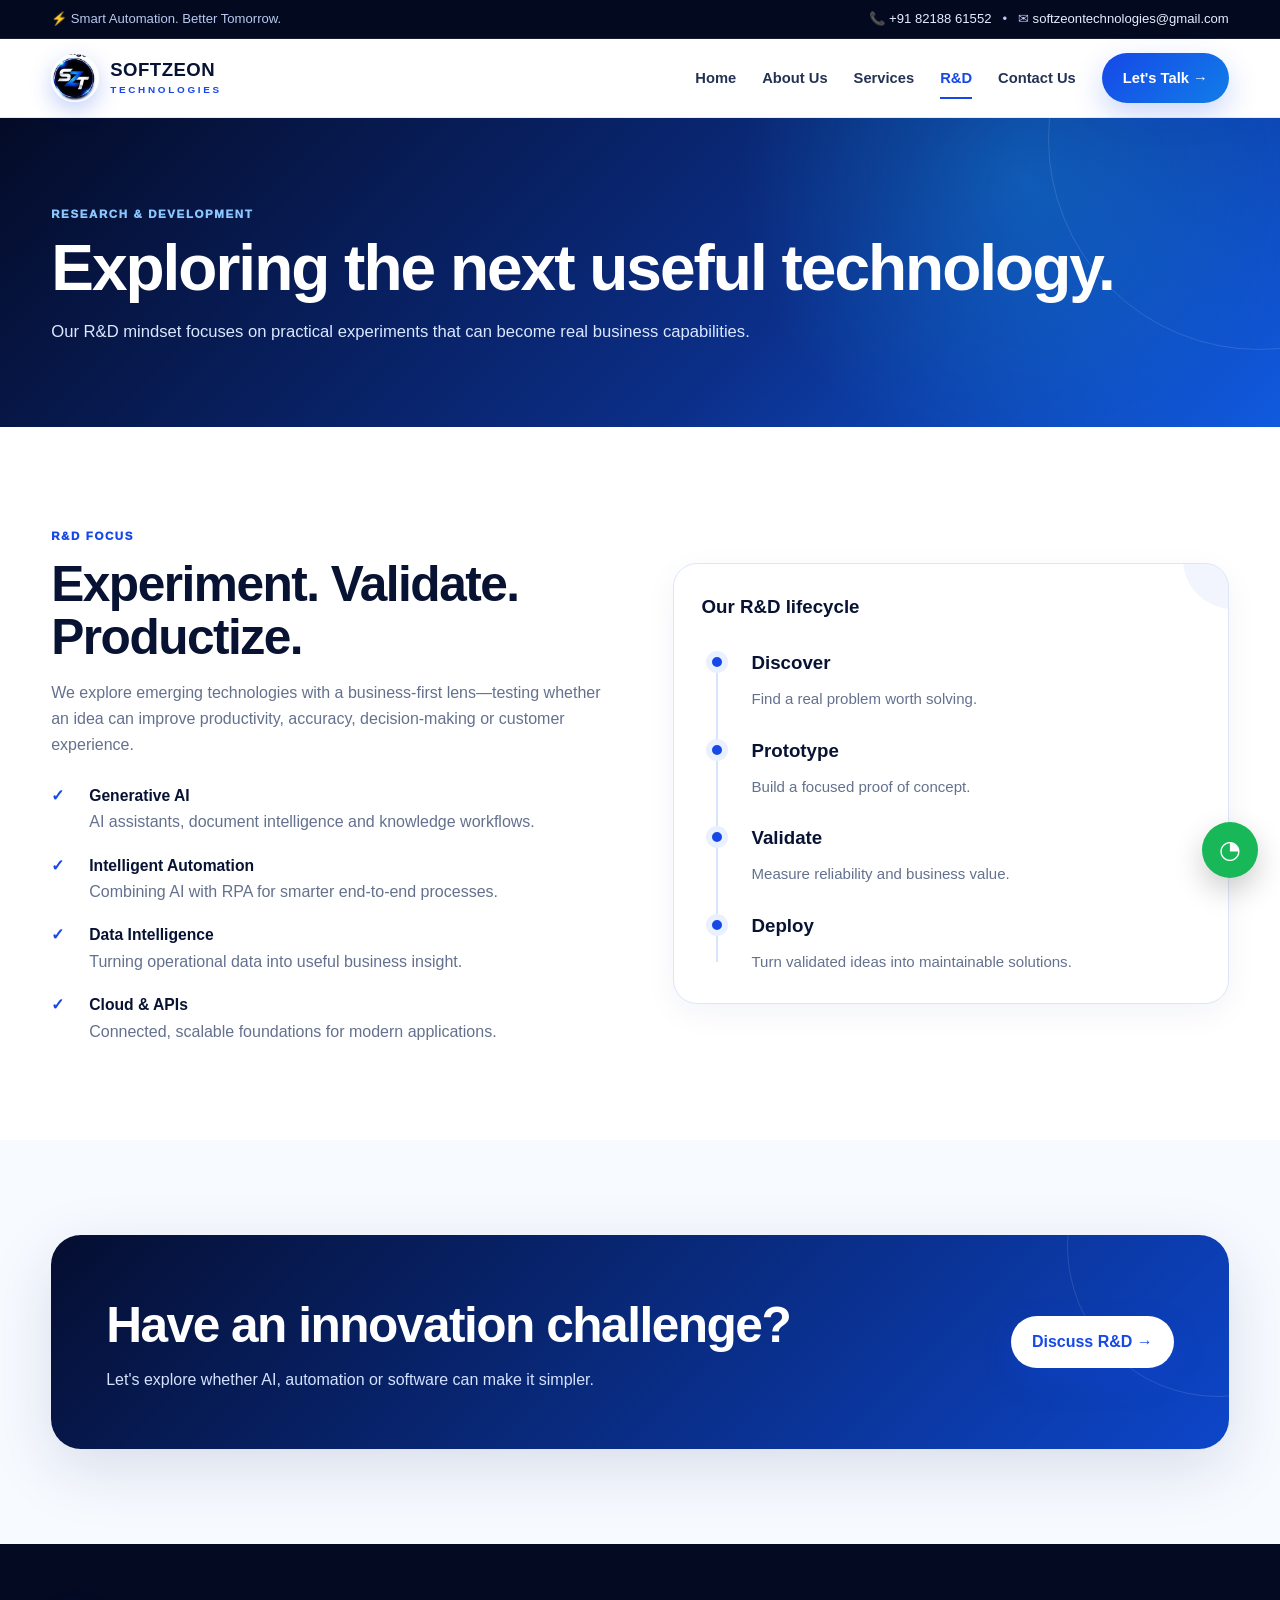
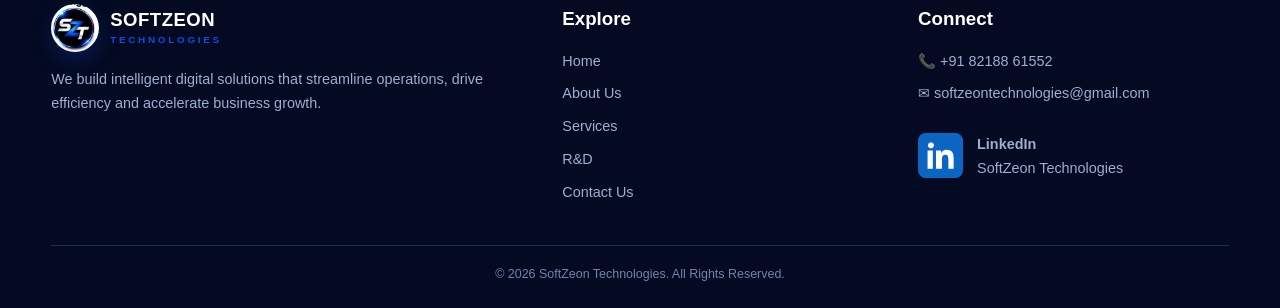
<file: rnd.html>
<!doctype html><html lang="en"><head>
<meta charset="utf-8"><meta name="viewport" content="width=device-width, initial-scale=1">
<meta name="description" content="Softzeon Technologies - AI, RPA, software development, web solutions, data analytics, IT consulting and cloud integration.">
<meta name="keywords" content="Softzeon Technologies, software development, AI, RPA, automation, web development, data analytics, IT consulting, cloud integration">
<meta name="author" content="Softzeon Technologies">
<meta name="theme-color" content="#050d2a">
<meta property="og:title" content="R&D | Softzeon Technologies"><meta property="og:description" content="Smart Automation. Better Tomorrow.">
<link rel="icon" href="assets/favicon.png" type="image/png">
<title>R&D | Softzeon Technologies</title><link rel="stylesheet" href="assets/style.css"></head><body>
<!----<div class="topbar"><div class="container">
  <span>⚡ Smart Automation. Better Tomorrow.</span>
  <span class="hide-mobile">📞 <a href="tel:+918218861552">+91 82188 61552</a> &nbsp; • &nbsp; ✉ <a href="mailto:softzeontechnologies@gmail.com">softzeontechnologies@gmail.com</a></span>
</div></div>----->

<div class="topbar">
    <div class="container" style="display:flex; align-items:center; gap:20px;">

        <span>⚡ Smart Automation. Better Tomorrow.</span>

        <div class="marquee" style="flex:1; overflow:hidden; white-space:nowrap; position:relative;">
            <h3 class="marquee-text"
                style="display:inline-block; margin:0; padding-left:100%; animation:marquee-left 10s linear infinite; color:blue">
                Welcome to SoftZeon Technologies
            </h3>
        </div>

        <span class="hide-mobile">
            📞 <a href="tel:+918218861552">+91 82188 61552</a>
            &nbsp; • &nbsp;
            ✉ <a href="mailto:softzeontechnologies@gmail.com">softzeontechnologies@gmail.com</a>
        </span>

    </div>
</div>

<style>
@keyframes marquee-left {
    0% {
        transform: translateX(0);
    }
    100% {
        transform: translateX(-100%);
    }
}
</style>
	

<header><div class="container nav">
  <a class="brand" href="home.html"><img src="assets/szt-logo.jpg" alt="Softzeon Technologies logo"><div class="brand-text"><strong>SOFTZEON</strong><span>TECHNOLOGIES</span></div></a>
  <button class="menu" aria-label="Open navigation">☰</button>
  <nav class="nav-links">
    <a href="home.html">Home</a><a href="about.html">About Us</a><a href="services.html">Services</a><a class="active" href="rnd.html">R&amp;D</a><a href="contact.html">Contact Us</a><a class="btn" href="contact.html">Let's Talk →</a>
  </nav>
</div></header>

<main><section class="page-hero"><div class="container"><span class="kicker" style="color:#8dc7ff">Research &amp; Development</span><h1>Exploring the next useful technology.</h1><p>Our R&amp;D mindset focuses on practical experiments that can become real business capabilities.</p></div></section>
<section class="section"><div class="container split"><div class="reveal"><span class="kicker">R&amp;D Focus</span><h2>Experiment. Validate. Productize.</h2><p class="muted">We explore emerging technologies with a business-first lens—testing whether an idea can improve productivity, accuracy, decision-making or customer experience.</p><div class="checks"><div class="check"><b>✓</b><span><strong>Generative AI</strong><br><span class="muted">AI assistants, document intelligence and knowledge workflows.</span></span></div><div class="check"><b>✓</b><span><strong>Intelligent Automation</strong><br><span class="muted">Combining AI with RPA for smarter end-to-end processes.</span></span></div><div class="check"><b>✓</b><span><strong>Data Intelligence</strong><br><span class="muted">Turning operational data into useful business insight.</span></span></div><div class="check"><b>✓</b><span><strong>Cloud &amp; APIs</strong><br><span class="muted">Connected, scalable foundations for modern applications.</span></span></div></div></div>
<div class="card reveal"><h3>Our R&amp;D lifecycle</h3><div class="timeline"><div class="timeline-item"><span class="timeline-dot"></span><h3>Discover</h3><p class="muted">Find a real problem worth solving.</p></div><div class="timeline-item"><span class="timeline-dot"></span><h3>Prototype</h3><p class="muted">Build a focused proof of concept.</p></div><div class="timeline-item"><span class="timeline-dot"></span><h3>Validate</h3><p class="muted">Measure reliability and business value.</p></div><div class="timeline-item"><span class="timeline-dot"></span><h3>Deploy</h3><p class="muted">Turn validated ideas into maintainable solutions.</p></div></div></div></div></section>
<section class="section alt"><div class="container"><div class="cta reveal"><div><h2>Have an innovation challenge?</h2><p>Let's explore whether AI, automation or software can make it simpler.</p></div><a class="btn" href="contact.html">Discuss R&amp;D →</a></div></div></section></main>

<footer><div class="container"><div class="footer-grid">
  <div><div class="brand" style="color:#fff;margin-bottom:16px"><img src="assets/szt-logo.jpg" alt="SZT logo"><div class="brand-text"><strong>SOFTZEON</strong><span>TECHNOLOGIES</span></div></div><p>We build intelligent digital solutions that streamline operations, drive efficiency and accelerate business growth.</p></div>
  <div><h3>Explore</h3><ul><li><a href="home.html">Home</a></li><li><a href="about.html">About Us</a></li><li><a href="services.html">Services</a></li><li><a href="rnd.html">R&amp;D</a></li><li><a href="contact.html">Contact Us</a></li></ul></div>
  <div><h3>Connect</h3><ul><li>📞 <a href="tel:+918218861552">+91 82188 61552</a></li><li>✉ <a href="mailto:softzeontechnologies@gmail.com">softzeontechnologies@gmail.com</a></li>


<!---
<li>🌐 <a href="#" rel="noopener">www.softzeontechnologies.com</a></li>
<li>in <a href="https://www.linkedin.com/company/softzeon-technologies/" target="_blank" rel="noopener">LinkedIn</a></li>---->
<li>
<div class="contact-item">

    <div class="icon linkedin-icon">
        <svg viewBox="0 0 24 24" aria-hidden="true">
            <rect width="24" height="24" rx="4" fill="#0A66C2"/>
            <path fill="#fff" d="M6.5 8.1A1.6 1.6 0 1 0 6.5 5a1.6 1.6 0 0 0 0 3.1ZM5.1 9.3h2.8V19H5.1V9.3Zm4.5 0h2.7v1.3h.1c.4-.8 1.4-1.7 2.9-1.7 3.1 0 3.7 2 3.7 4.7V19h-2.8v-4.8c0-1.1 0-2.6-1.6-2.6s-1.8 1.2-1.8 2.5V19H9.6V9.3Z"/>
        </svg>
    </div>

    <div>
        <strong>LinkedIn</strong>
        <br>
        <a
            href="https://www.linkedin.com/company/softzeon-technologies/"
            target="_blank"
            rel="noopener noreferrer">
            SoftZeon Technologies
        </a>
    </div>
</div>
</li>

</ul></div>
</div><div class="copyright">© <span data-year></span> SoftZeon Technologies. All Rights Reserved.</div></div></footer>
<a class="backtop" aria-label="Back to top">↑</a><a class="whatsapp" href="https://wa.me/918218861552" target="_blank" rel="noopener" aria-label="Chat on WhatsApp">◔</a>
<script src="assets/script.js"></script>
</body></html>
</file>
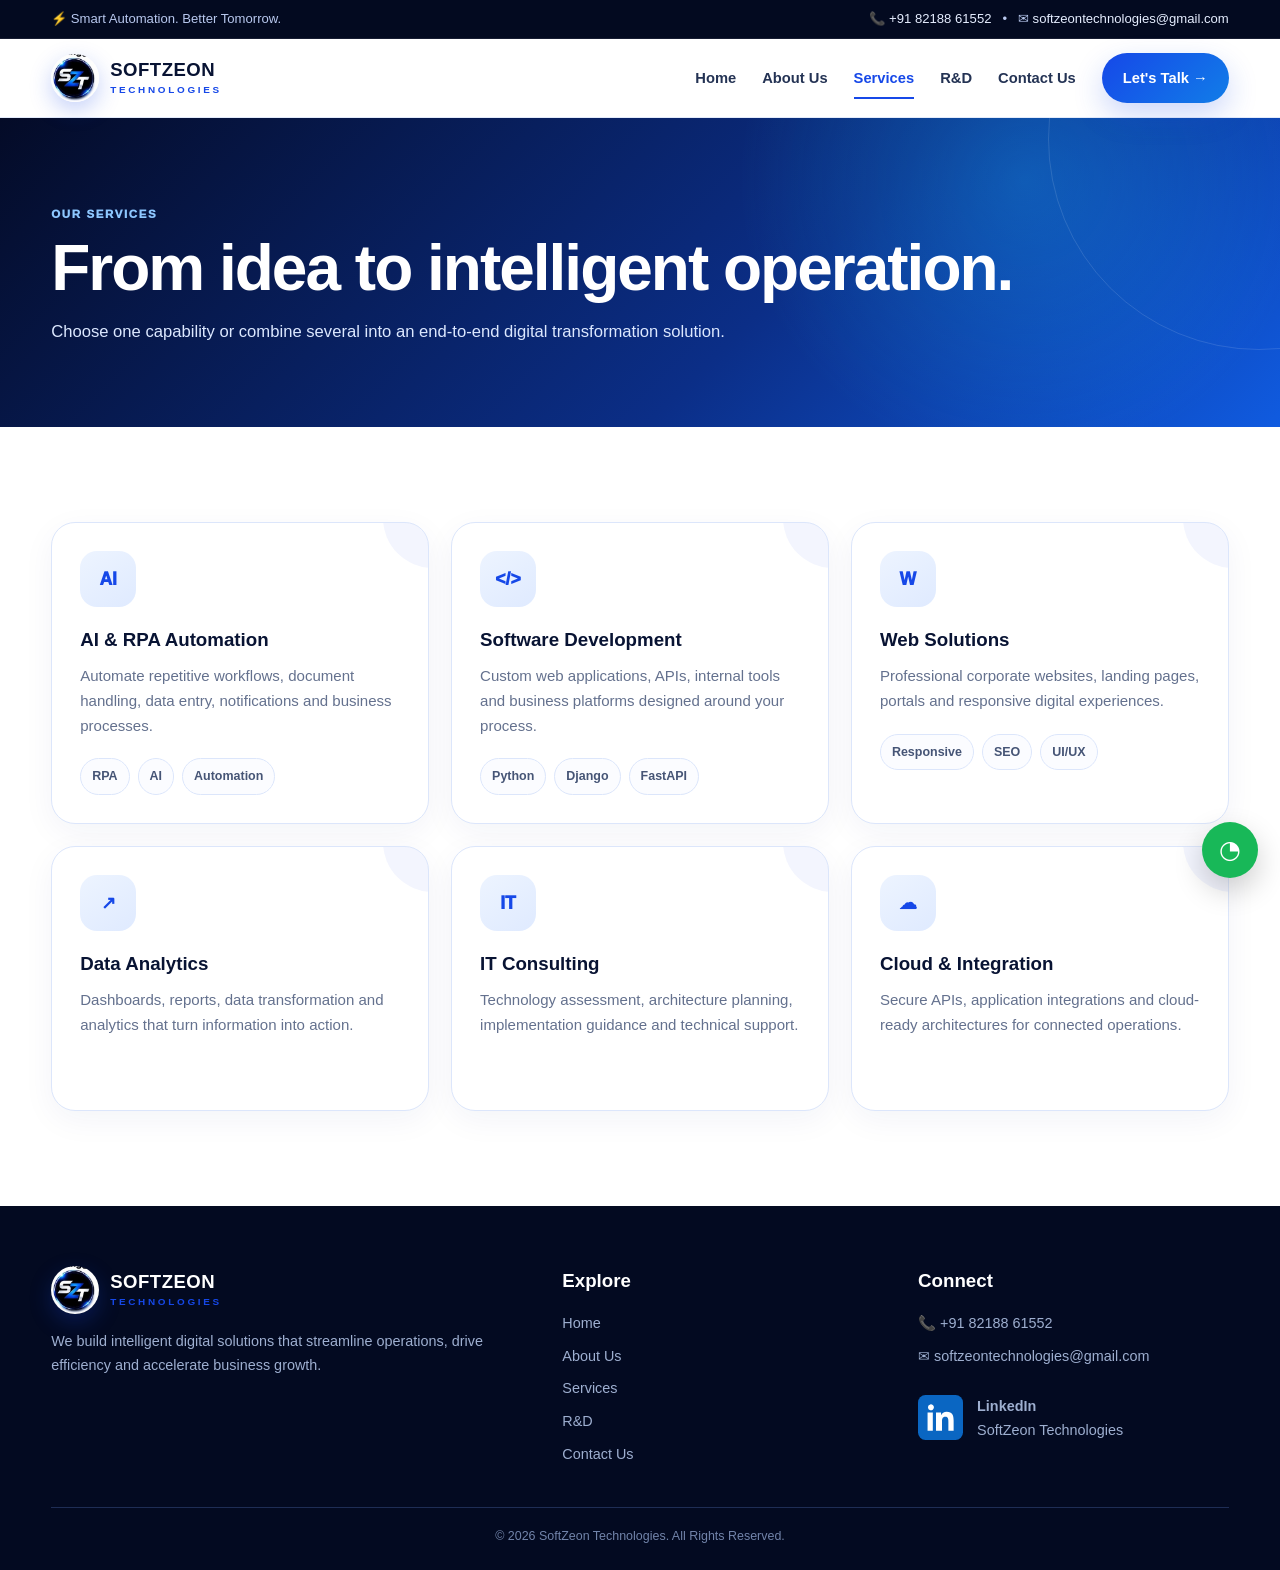
<file: services.html>
<!doctype html><html lang="en"><head>
<meta charset="utf-8"><meta name="viewport" content="width=device-width, initial-scale=1">
<meta name="description" content="Softzeon Technologies - AI, RPA, software development, web solutions, data analytics, IT consulting and cloud integration.">
<meta name="keywords" content="Softzeon Technologies, software development, AI, RPA, automation, web development, data analytics, IT consulting, cloud integration">
<meta name="author" content="Softzeon Technologies">
<meta name="theme-color" content="#050d2a">
<meta property="og:title" content="Services | Softzeon Technologies"><meta property="og:description" content="Smart Automation. Better Tomorrow.">
<link rel="icon" href="assets/favicon.png" type="image/png">
<title>Services | Softzeon Technologies</title><link rel="stylesheet" href="assets/style.css"></head><body>

<!----<div class="topbar"><div class="container">
  <span>⚡ Smart Automation. Better Tomorrow.</span>
  <span class="hide-mobile">📞 <a href="tel:+918218861552">+91 82188 61552</a> &nbsp; • &nbsp; ✉ <a href="mailto:softzeontechnologies@gmail.com">softzeontechnologies@gmail.com</a></span>
</div></div>---->


<div class="topbar">
    <div class="container" style="display:flex; align-items:center; gap:20px;">

        <span>⚡ Smart Automation. Better Tomorrow.</span>

        <div class="marquee" style="flex:1; overflow:hidden; white-space:nowrap; position:relative;">
            <h3 class="marquee-text"
                style="display:inline-block; margin:0; padding-left:100%; animation:marquee-left 10s linear infinite; color:blue">
                Welcome to SoftZeon Technologies
            </h3>
        </div>

        <span class="hide-mobile">
            📞 <a href="tel:+918218861552">+91 82188 61552</a>
            &nbsp; • &nbsp;
            ✉ <a href="mailto:softzeontechnologies@gmail.com">softzeontechnologies@gmail.com</a>
        </span>

    </div>
</div>

<style>
@keyframes marquee-left {
    0% {
        transform: translateX(0);
    }
    100% {
        transform: translateX(-100%);
    }
}
</style>
	

<header><div class="container nav">
  <a class="brand" href="home.html"><img src="assets/szt-logo.jpg" alt="Softzeon Technologies logo"><div class="brand-text"><strong>SOFTZEON</strong><span>TECHNOLOGIES</span></div></a>
  <button class="menu" aria-label="Open navigation">☰</button>
  <nav class="nav-links">
    <a href="home.html">Home</a><a href="about.html">About Us</a><a class="active" href="services.html">Services</a><a href="rnd.html">R&amp;D</a><a href="contact.html">Contact Us</a><a class="btn" href="contact.html">Let's Talk →</a>
  </nav>
</div></header>

<main><section class="page-hero"><div class="container"><span class="kicker" style="color:#8dc7ff">Our Services</span><h1>From idea to intelligent operation.</h1><p>Choose one capability or combine several into an end-to-end digital transformation solution.</p></div></section>
<section class="section"><div class="container"><div class="service-grid">
<div class="card service-card reveal"><div class="icon">AI</div><h3>AI &amp; RPA Automation</h3><p>Automate repetitive workflows, document handling, data entry, notifications and business processes.</p><div class="pill-list"><span class="pill">RPA</span><span class="pill">AI</span><span class="pill">Automation</span></div></div>
<div class="card service-card reveal"><div class="icon">&lt;/&gt;</div><h3>Software Development</h3><p>Custom web applications, APIs, internal tools and business platforms designed around your process.</p><div class="pill-list"><span class="pill">Python</span><span class="pill">Django</span><span class="pill">FastAPI</span></div></div>
<div class="card service-card reveal"><div class="icon">W</div><h3>Web Solutions</h3><p>Professional corporate websites, landing pages, portals and responsive digital experiences.</p><div class="pill-list"><span class="pill">Responsive</span><span class="pill">SEO</span><span class="pill">UI/UX</span></div></div>
<div class="card service-card reveal"><div class="icon">↗</div><h3>Data Analytics</h3><p>Dashboards, reports, data transformation and analytics that turn information into action.</p></div>
<div class="card service-card reveal"><div class="icon">IT</div><h3>IT Consulting</h3><p>Technology assessment, architecture planning, implementation guidance and technical support.</p></div>
<div class="card service-card reveal"><div class="icon">☁</div><h3>Cloud &amp; Integration</h3><p>Secure APIs, application integrations and cloud-ready architectures for connected operations.</p></div>
</div></div></section></main>

<footer><div class="container"><div class="footer-grid">
  <div><div class="brand" style="color:#fff;margin-bottom:16px"><img src="assets/szt-logo.jpg" alt="SZT logo"><div class="brand-text"><strong>SOFTZEON</strong><span>TECHNOLOGIES</span></div></div><p>We build intelligent digital solutions that streamline operations, drive efficiency and accelerate business growth.</p></div>
  <div><h3>Explore</h3><ul><li><a href="home.html">Home</a></li><li><a href="about.html">About Us</a></li><li><a href="services.html">Services</a></li><li><a href="rnd.html">R&amp;D</a></li><li><a href="contact.html">Contact Us</a></li></ul></div>
  <div><h3>Connect</h3><ul><li>📞 <a href="tel:+918218861552">+91 82188 61552</a></li><li>✉ <a href="mailto:softzeontechnologies@gmail.com">softzeontechnologies@gmail.com</a></li>

<!---
<li>🌐 <a href="#" target="_blank" rel="noopener">www.softzeontechnologies.com</a></li>
<li>in <a href="https://www.linkedin.com/company/softzeon-technologies/" target="_blank" rel="noopener">LinkedIn</a></li>---->
<li>
<div class="contact-item">

    <div class="icon linkedin-icon">
        <svg viewBox="0 0 24 24" aria-hidden="true">
            <rect width="24" height="24" rx="4" fill="#0A66C2"/>
            <path fill="#fff" d="M6.5 8.1A1.6 1.6 0 1 0 6.5 5a1.6 1.6 0 0 0 0 3.1ZM5.1 9.3h2.8V19H5.1V9.3Zm4.5 0h2.7v1.3h.1c.4-.8 1.4-1.7 2.9-1.7 3.1 0 3.7 2 3.7 4.7V19h-2.8v-4.8c0-1.1 0-2.6-1.6-2.6s-1.8 1.2-1.8 2.5V19H9.6V9.3Z"/>
        </svg>
    </div>

    <div>
        <strong>LinkedIn</strong>
        <br>
        <a
            href="https://www.linkedin.com/company/softzeon-technologies/"
            target="_blank"
            rel="noopener noreferrer">
            SoftZeon Technologies
        </a>
    </div>
</div>
</li>


</ul></div>
</div><div class="copyright">© <span data-year></span> SoftZeon Technologies. All Rights Reserved.</div></div></footer>
<a class="backtop" aria-label="Back to top">↑</a><a class="whatsapp" href="https://wa.me/918218861552" target="_blank" rel="noopener" aria-label="Chat on WhatsApp">◔</a>
<script src="assets/script.js"></script>
</body></html>
</file>
<file: assets/style.css>
:root{
  --navy:#050d2a;--navy2:#08194d;--blue:#1648e8;--cyan:#18b8ff;
  --ink:#081333;--muted:#64718e;--white:#fff;--bg:#f7faff;
  --line:#dce6fb;--glow:rgba(22,72,232,.22);--shadow:0 20px 65px rgba(6,29,93,.13);
  --radius:24px
}
*{box-sizing:border-box;margin:0;padding:0}
html{scroll-behavior:smooth}
body{font-family:Inter,Segoe UI,Roboto,Arial,sans-serif;color:var(--ink);background:#fff;line-height:1.65;overflow-x:hidden}
a{text-decoration:none;color:inherit} img{max-width:100%;display:block}
.container{width:min(1180px,92%);margin:auto}
.topbar{background:#030a20;color:#b9c9ef;font-size:.82rem;border-bottom:1px solid rgba(255,255,255,.08)}
.topbar .container{min-height:38px;display:flex;justify-content:space-between;align-items:center;gap:18px}
.topbar a{color:#e6eeff}
header{position:sticky;top:0;z-index:100;background:rgba(255,255,255,.9);backdrop-filter:blur(18px);border-bottom:1px solid rgba(220,230,251,.8)}
.nav{height:78px;display:flex;align-items:center;justify-content:space-between}
.brand{display:flex;align-items:center;gap:11px;font-weight:900}
.brand img{width:48px;height:48px;border-radius:50%;object-fit:cover;box-shadow:0 8px 22px rgba(22,72,232,.25)}
.brand-text{line-height:1.02}.brand-text strong{font-size:1.16rem;letter-spacing:.5px}.brand-text span{display:block;color:var(--blue);font-size:.62rem;letter-spacing:2.7px;margin-top:5px}
.nav-links{display:flex;align-items:center;gap:26px;font-size:.92rem;font-weight:800}
.nav-links a{color:#243354;transition:.2s;position:relative}.nav-links a:hover,.nav-links a.active{color:var(--blue)}
.nav-links a.active:after{content:"";position:absolute;left:0;right:0;height:2px;background:var(--blue);bottom:-9px}
.menu{display:none;border:0;background:none;font-size:1.7rem;color:var(--navy);cursor:pointer}
.btn{display:inline-flex;align-items:center;justify-content:center;gap:9px;padding:13px 21px;border-radius:999px;background:linear-gradient(135deg,var(--blue),#117de8);color:#fff!important;font-weight:900;border:0;box-shadow:0 12px 30px var(--glow);transition:.25s;cursor:pointer}
.btn:hover{transform:translateY(-3px);box-shadow:0 18px 38px rgba(22,72,232,.28)}
.btn.outline{background:#fff;color:var(--blue)!important;border:1px solid #bfd0f7;box-shadow:none}.btn.outline:hover{border-color:var(--blue)}
.hero{position:relative;isolation:isolate;overflow:hidden;background:radial-gradient(circle at 78% 20%,rgba(24,184,255,.2),transparent 28%),radial-gradient(circle at 15% 90%,rgba(22,72,232,.1),transparent 28%),linear-gradient(135deg,#f7faff,#edf4ff 55%,#fff);padding:92px 0 86px}
.hero:before,.hero:after{content:"";position:absolute;border:1px solid rgba(22,72,232,.12);border-radius:50%;z-index:-1}.hero:before{width:650px;height:650px;right:-330px;top:-280px}.hero:after{width:400px;height:400px;left:-230px;bottom:-230px}
.hero-grid{display:grid;grid-template-columns:1.03fr .97fr;gap:70px;align-items:center}
.eyebrow,.kicker{display:inline-flex;align-items:center;gap:8px;color:var(--blue);font-weight:950;letter-spacing:1.6px;text-transform:uppercase;font-size:.72rem}
.eyebrow{padding:8px 13px;border-radius:999px;background:#e9f0ff;border:1px solid #d7e4ff;margin-bottom:18px}
.hero h1{font-size:clamp(2.7rem,5.7vw,5rem);line-height:.98;letter-spacing:-3px;margin-bottom:23px}.hero h1 span{color:var(--blue)}
.hero p{font-size:1.08rem;color:var(--muted);max-width:670px;margin-bottom:28px}
.hero-actions{display:flex;flex-wrap:wrap;gap:12px}
.hero-visual{position:relative;min-height:520px;display:grid;place-items:center}
.ai-orb{width:min(390px,80vw);aspect-ratio:1;border-radius:50%;position:relative;background:radial-gradient(circle at 50% 45%,#eaf6ff 0 8%,#b9e7ff 9% 12%,#1b73eb 28%,#07133e 61%,#020817 100%);box-shadow:0 0 0 18px rgba(22,72,232,.06),0 0 80px rgba(24,184,255,.38),inset 0 0 55px rgba(255,255,255,.15);animation:float 5s ease-in-out infinite}
.ai-orb:before,.ai-orb:after{content:"";position:absolute;inset:-26px;border:1px solid rgba(22,72,232,.2);border-radius:50%;animation:spin 18s linear infinite}
.ai-orb:after{inset:28px;border-color:rgba(24,184,255,.35);animation:spinReverse 10s linear infinite}
.ai-face{position:absolute;inset:28% 24%;border:2px solid rgba(255,255,255,.65);border-radius:48%;box-shadow:0 0 30px rgba(24,184,255,.55);display:flex;justify-content:center;align-items:center;gap:30px}
.ai-face i{width:18px;height:28px;border-radius:50%;background:#bdf4ff;box-shadow:0 0 18px #18b8ff}
.ai-core{position:absolute;width:80px;height:80px;border-radius:50%;border:1px solid rgba(255,255,255,.45);background:rgba(8,25,77,.55);bottom:22%;left:calc(50% - 40px);display:grid;place-items:center;color:#fff;font-weight:950;letter-spacing:2px}
.float-card{position:absolute;background:rgba(255,255,255,.92);backdrop-filter:blur(12px);border:1px solid #d7e4ff;border-radius:17px;padding:12px 15px;box-shadow:var(--shadow);font-weight:900;font-size:.82rem}
.fc1{left:0;bottom:95px}.fc2{right:0;top:70px}.fc3{right:10px;bottom:40px}
.trust{display:flex;gap:12px;flex-wrap:wrap;margin-top:30px}.trust span{padding:7px 11px;border-radius:999px;border:1px solid var(--line);background:#fff;color:#51607f;font-size:.78rem;font-weight:800}
.section{padding:95px 0}.section.alt{background:var(--bg)}
.section-head{max-width:760px;margin:0 auto 48px;text-align:center}.section-head h2,.section h2{font-size:clamp(2rem,4vw,3.1rem);line-height:1.08;letter-spacing:-1.5px;margin:9px 0 15px}.section-head p,.muted{color:var(--muted)}
.grid-3{display:grid;grid-template-columns:repeat(3,1fr);gap:22px}.grid-2{display:grid;grid-template-columns:repeat(2,1fr);gap:24px}
.card{background:#fff;border:1px solid var(--line);border-radius:var(--radius);padding:28px;box-shadow:0 9px 32px rgba(15,48,120,.05);transition:.28s;position:relative;overflow:hidden}
.card:before{content:"";position:absolute;width:100px;height:100px;border-radius:50%;right:-55px;top:-55px;background:rgba(22,72,232,.05)}
.card:hover{transform:translateY(-7px);box-shadow:var(--shadow);border-color:#c6d6fa}
.icon{width:56px;height:56px;display:grid;place-items:center;border-radius:17px;background:linear-gradient(145deg,#edf4ff,#dfeaff);color:var(--blue);font-size:1.1rem;font-weight:950;margin-bottom:18px}
.card h3{font-size:1.17rem;margin-bottom:8px}.card p{color:var(--muted);font-size:.94rem}
.stats{display:grid;grid-template-columns:repeat(4,1fr);gap:13px;margin-top:38px}.stat{background:rgba(255,255,255,.8);border:1px solid var(--line);padding:18px 10px;border-radius:17px;text-align:center}.stat strong{display:block;font-size:1.75rem;color:var(--blue);line-height:1.1}.stat span{font-size:.75rem;color:var(--muted);font-weight:700}
.split{display:grid;grid-template-columns:1fr 1fr;gap:65px;align-items:center}.checks{display:grid;gap:17px;margin-top:24px}.check{display:flex;gap:13px;align-items:flex-start}.check>b{color:var(--blue);min-width:25px}.check strong{font-size:.98rem}
.pill-list{display:flex;flex-wrap:wrap;gap:8px;margin-top:20px}.pill{font-size:.78rem;padding:7px 11px;border-radius:999px;border:1px solid var(--line);background:#fbfcff;color:#465576;font-weight:750}
.service-grid{display:grid;grid-template-columns:repeat(3,1fr);gap:22px}.service-card{min-height:265px}
.page-hero{position:relative;overflow:hidden;padding:82px 0;color:#fff;background:radial-gradient(circle at 80% 20%,rgba(24,184,255,.28),transparent 27%),linear-gradient(135deg,#040b27,#0b2e87 60%,#105be0)}
.page-hero:after{content:"";position:absolute;width:420px;height:420px;border:1px solid rgba(255,255,255,.12);border-radius:50%;right:-190px;top:-190px}
.page-hero h1{font-size:clamp(2.5rem,5vw,4.2rem);line-height:1.02;letter-spacing:-2px;margin-top:10px}.page-hero p{max-width:740px;color:#dce8ff;margin-top:16px;font-size:1.04rem}
.contact-grid{display:grid;grid-template-columns:.82fr 1.18fr;gap:25px}.contact-item{display:flex;gap:14px;padding:18px 0;border-bottom:1px solid var(--line)}.contact-item:last-child{border-bottom:0}.contact-item .icon{flex:none;width:45px;height:45px;margin:0;border-radius:13px}
form{display:grid;gap:15px}label{font-size:.87rem;font-weight:850;display:block;margin-bottom:6px}input,textarea,select{width:100%;font:inherit;padding:14px 15px;border:1px solid #c9d7f2;border-radius:13px;outline:none;background:#fff}input:focus,textarea:focus,select:focus{border-color:var(--blue);box-shadow:0 0 0 4px #eaf0ff}textarea{min-height:150px;resize:vertical}
.timeline{display:grid;gap:24px;position:relative;margin-top:25px}.timeline:before{content:"";position:absolute;left:14px;top:13px;bottom:13px;width:2px;background:#d8e4fb}.timeline-item{padding-left:50px;position:relative}.timeline-dot{position:absolute;left:4px;top:3px;width:22px;height:22px;border-radius:50%;background:var(--blue);border:6px solid #e9f0ff}
.cta{position:relative;overflow:hidden;background:linear-gradient(135deg,#050e31,#0d46ca);color:#fff;border-radius:30px;padding:55px;display:flex;justify-content:space-between;align-items:center;gap:30px;box-shadow:var(--shadow)}.cta:after{content:"";position:absolute;width:300px;height:300px;border-radius:50%;border:1px solid rgba(255,255,255,.12);right:-140px;top:-140px}.cta p{color:#d4e2ff;max-width:650px}.cta .btn{background:#fff;color:var(--blue)!important;position:relative;z-index:2}
footer{background:#030a21;color:#c5d2ee;padding:60px 0 24px}.footer-grid{display:grid;grid-template-columns:1.5fr 1fr 1fr;gap:45px}footer h3{color:#fff;margin-bottom:15px}footer p,footer li{color:#9eafd0;font-size:.9rem}footer ul{list-style:none;display:grid;gap:9px}.copyright{border-top:1px solid #1e2d55;margin-top:40px;padding-top:18px;text-align:center;color:#7284aa;font-size:.78rem}
.reveal{opacity:0;transform:translateY(22px);transition:opacity .7s ease,transform .7s ease}.reveal.visible{opacity:1;transform:none}
.whatsapp{position:fixed;right:22px;bottom:22px;width:56px;height:56px;border-radius:50%;display:grid;place-items:center;background:#18b858;color:#fff;font-size:1.55rem;box-shadow:0 12px 30px rgba(0,0,0,.2);z-index:90;transition:.2s}.whatsapp:hover{transform:scale(1.08)}
.backtop{position:fixed;right:22px;bottom:88px;width:40px;height:40px;border:1px solid var(--line);border-radius:50%;background:#fff;color:var(--blue);display:none;place-items:center;z-index:89;box-shadow:0 8px 25px rgba(0,0,0,.1);cursor:pointer}.backtop.show{display:grid}
@keyframes float{0%,100%{transform:translateY(0)}50%{transform:translateY(-13px)}}@keyframes spin{to{transform:rotate(360deg)}}@keyframes spinReverse{to{transform:rotate(-360deg)}}
@media(max-width:940px){
 .nav-links{display:none;position:absolute;left:0;right:0;top:78px;background:#fff;padding:18px 4%;border-bottom:1px solid var(--line);flex-direction:column;align-items:flex-start;gap:17px}
 .nav-links.open{display:flex}.menu{display:block}.nav .btn{display:none}
 .hero-grid,.split,.contact-grid{grid-template-columns:1fr}.hero{padding-top:65px}.hero-visual{min-height:450px}.hero-visual .ai-orb{width:350px}
 .grid-3,.service-grid{grid-template-columns:repeat(2,1fr)}.stats{grid-template-columns:repeat(2,1fr)}.footer-grid{grid-template-columns:1fr 1fr}
}
@media(max-width:620px){
 .topbar .container{justify-content:center;text-align:center}.topbar .hide-mobile{display:none}
 .nav{height:70px}.nav-links{top:70px}.brand img{width:42px;height:42px}.brand-text strong{font-size:1rem}.brand-text span{font-size:.56rem}
 .hero{padding:58px 0 65px}.hero h1{letter-spacing:-1.7px}.hero-actions .btn{width:100%}.hero-visual{min-height:370px}.hero-visual .ai-orb{width:285px}.float-card{font-size:.7rem;padding:9px 11px}.fc1{left:0;bottom:40px}.fc2{right:0;top:30px}.fc3{right:0;bottom:0}
 .grid-3,.grid-2,.service-grid,.stats,.footer-grid{grid-template-columns:1fr}.section{padding:67px 0}.page-hero{padding:60px 0}.page-hero h1{letter-spacing:-1px}
 .cta{padding:36px 25px;display:block}.cta .btn{margin-top:20px}.whatsapp{right:16px;bottom:16px}.backtop{right:18px;bottom:83px}
}
</file>
